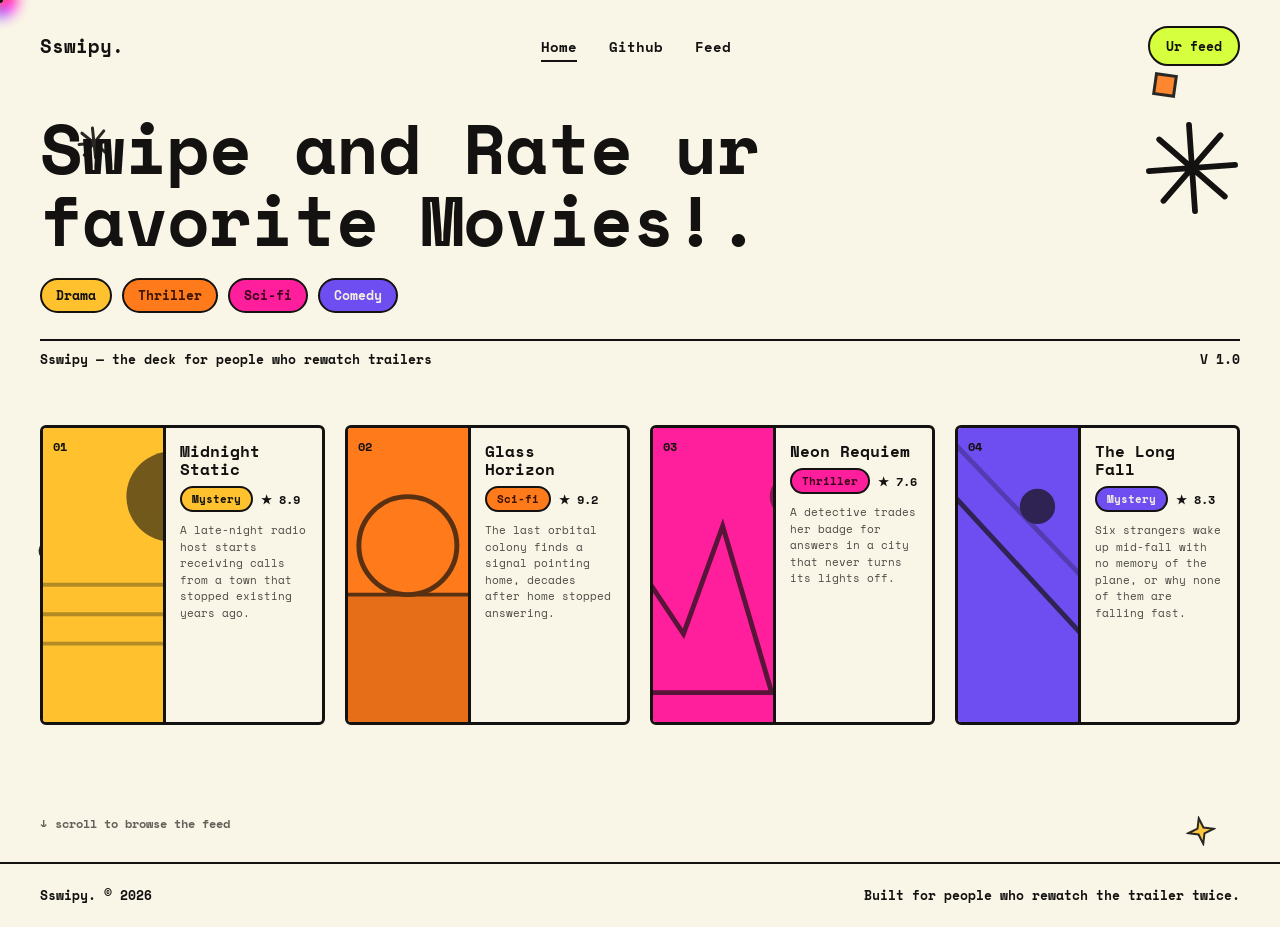
<file: index.html>
<!DOCTYPE html>
<html lang="en">
<head>
<meta charset="UTF-8">
<meta name="viewport" content="width=device-width, initial-scale=1.0">
<title>Sswipy — swipe and rate ur favorite movies</title>
<link rel="preconnect" href="https://fonts.googleapis.com">
<link rel="preconnect" href="https://fonts.gstatic.com" crossorigin>
<link href="https://fonts.googleapis.com/css2?family=Space+Mono:wght@400;700&display=swap" rel="stylesheet">
<link rel="stylesheet" href="styles.css">
</head>
<body>

<div id="siri-cursor"><div class="glow"></div><div class="core"></div></div>

<svg class="drift d1" width="34" height="34" viewBox="0 0 34 34"><path d="M17 2 L17 32 M2 17 L32 17 M6 6 L28 28 M28 6 L6 28" stroke="#131210" stroke-width="3" stroke-linecap="round"/></svg>
<svg class="drift d2" width="22" height="22" viewBox="0 0 22 22"><circle cx="11" cy="11" r="9" fill="none" stroke="#131210" stroke-width="3"/></svg>
<svg class="drift d3" width="26" height="26" viewBox="0 0 26 26"><rect x="3" y="3" width="20" height="20" fill="#FF7A1A" stroke="#131210" stroke-width="3"/></svg>
<svg class="drift d4" width="30" height="30" viewBox="0 0 30 30"><path d="M15 2 L18 12 L28 15 L18 18 L15 28 L12 18 L2 15 L12 12 Z" fill="#FFC22E" stroke="#131210" stroke-width="2"/></svg>

<nav>
  <div class="logo">Sswipy.</div>
  <div class="nav-links">
    <a href="index.html" class="active">Home</a>
    <a href="https://github.com/mohithkumar-kry" target="_blank" rel="noopener noreferrer">Github</a>
    <a href="feed.html">Feed</a>
  </div>
  <div style="display:flex; align-items:center; gap:14px;">
    <a href="feed.html" class="nav-cta">Ur feed</a>
    <button class="menu-btn" id="menuBtn" aria-label="Open menu"><span></span><span></span><span></span></button>
  </div>
</nav>
<div class="mobile-menu" id="mobileMenu">
  <a href="index.html">Home</a>
  <a href="https://github.com/mohithkumar-kry" target="_blank" rel="noopener noreferrer">Github</a>
  <a href="feed.html">Feed</a>
</div>

<section class="hero">
  <div class="headline-row">
    <h1>Swipe and Rate ur favorite Movies!.</h1>
    <div class="mark-wrap">
      <svg viewBox="0 0 100 100" width="100%" height="100%">
        <path d="M50 5 L50 95 M5 50 L95 50 M18 18 L82 82 M82 18 L18 82" stroke="#131210" stroke-width="6" stroke-linecap="round"/>
      </svg>
    </div>
  </div>

  <div class="taglist">
    <span>Drama</span><span>Thriller</span><span>Sci-fi</span><span>Comedy</span>
  </div>
  <div class="rule-row">
    <span>Sswipy — the deck for people who rewatch trailers</span>
    <span>V 1.0</span>
  </div>

  <div class="deck-stage" id="deckStage">
    <div class="deck" id="gridView"></div>

    <div class="pile-view" id="pileView" hidden>
      <div class="pile-stage" id="pileStage">
        <div class="pile-card-wrap p1" data-id="1"><div class="pile-card"></div></div>
        <div class="pile-card-wrap p2" data-id="2"><div class="pile-card"></div></div>
        <div class="pile-card-wrap p4" data-id="4"><div class="pile-card"></div></div>
      </div>
      <div class="pile-caption">Press any movie poster<br>to start!</div>
    </div>
  </div>
</section>

<div class="scroll-cue">
  <span class="arrow">↓</span><span>scroll to browse the feed</span>
</div>

<footer>
  <span>Sswipy. © 2026</span>
  <span>Built for people who rewatch the trailer twice.</span>
</footer>

<!-- ---------- session overlay ---------- -->
<div class="session-overlay" id="sessionOverlay">
  <div class="session-backdrop" id="sessionBackdrop"></div>
  <div class="session-stage">
    <button class="session-close" id="sessionClose">×</button>

    <div class="rating-card-stack" id="ratingCardStack">
      <div class="stack-behind stack-s2"></div>
      <div class="stack-behind stack-s1"></div>
      <div class="rating-card" id="ratingCard">
        <div class="tint-layer" id="tintLayer"></div>
        <div class="stamp like">LIKED</div>
        <div class="stamp nope">NOPE</div>
        <div class="poster-big" id="posterBig">
          <div class="art-big" id="artBig"></div>
          <div class="title-overlay" id="titleOverlay"></div>
        </div>
        <div class="meta-row">
          <div class="about"><span class="label">About:</span><span class="about-text" id="aboutText"></span></div>
          <div class="rating-big"><span class="label">Rating</span><span class="rating-value" id="ratingText"></span></div>
        </div>
        <div class="genre-row" id="genreRow"></div>
      </div>
    </div>

    <div class="session-progress" id="sessionProgress"></div>

    <div class="session-done" id="sessionDone" hidden>
      <div class="done-emoji">🎬</div>
      <div class="done-text">You're all caught up!</div>
      <button class="btn-reset" id="goFeedBtn">Go to full feed (50 movies) →</button>
    </div>
  </div>
</div>

<script src="movies.js"></script>
<script src="cursor.js"></script>
<script>
 
  document.getElementById('menuBtn').addEventListener('click', function(){
    document.getElementById('mobileMenu').classList.toggle('open');
  });

  var gridView = document.getElementById('gridView');
  var gridMovies = window.MOVIES.slice(0, 4).map(window.sswipyPickCard);

  gridMovies.forEach(function(m, i){
    var card = document.createElement('div');
    card.className = 'card';
    card.setAttribute('data-id', m.id);
    card.innerHTML =
      '<div class="hover-cta"><span class="cta-line">Click to start</span><span class="cta-line">rating movies <span class="arrow">→</span></span></div>' +
      '<div class="poster" style="background:' + m.bg + '">' +
        '<div class="art">' + m.art + '</div>' +
        '<span class="num">' + String(i + 1).padStart(2, '0') + '</span>' +
      '</div>' +
      '<div class="info">' +
        '<div class="title">' + m.title + '</div>' +
        '<div class="row"><span class="genre-pill" style="background:' + m.bg + '; color:' + m.text + '">' + m.genre + '</span><span class="rating">★ ' + m.rating + '</span></div>' +
        '<div class="desc">' + m.description + '</div>' +
      '</div>';
    gridView.appendChild(card);
  });

  var pileView = document.getElementById('pileView');
  var pileStage = document.getElementById('pileStage');

  document.querySelectorAll('#gridView .card').forEach(function(card){
    card.addEventListener('click', function(){
      gridView.classList.add('fade-out');
      setTimeout(function(){
        gridView.hidden = true;
        pileView.hidden = false;
        requestAnimationFrame(function(){
          requestAnimationFrame(function(){ pileStage.classList.add('show'); });
        });
      }, 350);
    });
  });

  document.querySelectorAll('.pile-card-wrap').forEach(function(wrap){
    var id = parseInt(wrap.getAttribute('data-id'), 10);
    var idx = gridMovies.findIndex(function(m){ return m.id === id; });
    wrap.querySelector('.pile-card').style.background = gridMovies[idx].bg;
  });

  var sessionOverlay = document.getElementById('sessionOverlay');
  var sessionClose = document.getElementById('sessionClose');
  var sessionBackdrop = document.getElementById('sessionBackdrop');
  var sessionProgress = document.getElementById('sessionProgress');
  var sessionDone = document.getElementById('sessionDone');
  var ratingCardStack = document.getElementById('ratingCardStack');
  var ratingCard = document.getElementById('ratingCard');
  var tintLayer = document.getElementById('tintLayer');
  var artBig = document.getElementById('artBig');
  var posterBig = document.getElementById('posterBig');
  var titleOverlay = document.getElementById('titleOverlay');
  var aboutText = document.getElementById('aboutText');
  var ratingText = document.getElementById('ratingText');
  var genreRow = document.getElementById('genreRow');
  var likeStamp = ratingCard.querySelector('.stamp.like');
  var nopeStamp = ratingCard.querySelector('.stamp.nope');

  var queue = [];
  var totalCount = gridMovies.length;

  document.querySelectorAll('.pile-card-wrap').forEach(function(wrap){
    wrap.addEventListener('click', function(){
      openSession(parseInt(wrap.getAttribute('data-id'), 10));
    });
  });

  function openSession(startId){
    queue = [startId];
    gridMovies.forEach(function(m){ if(m.id !== startId) queue.push(m.id); });
    sessionDone.hidden = true;
    ratingCardStack.style.display = 'block';
    sessionProgress.style.display = 'block';
    sessionOverlay.classList.add('active');
    renderCurrent();
  }
  function closeSession(){ sessionOverlay.classList.remove('active'); }

  sessionClose.addEventListener('click', closeSession);
  sessionBackdrop.addEventListener('click', closeSession);
  document.getElementById('goFeedBtn').addEventListener('click', function(){
    window.location.href = 'feed.html';
  });

  function renderCurrent(){
    var m = gridMovies.find(function(mv){ return mv.id === queue[0]; });
    posterBig.style.background = m.bg;
    titleOverlay.style.color = m.text;
    titleOverlay.innerHTML = m.title.split(' ').join('<br>');
    artBig.innerHTML = m.art;
    aboutText.textContent = ' ' + m.description;
    ratingText.textContent = '★ ' + m.rating;
    genreRow.innerHTML = '';
    var pill = document.createElement('span');
    pill.className = 'genre-pill';
    pill.style.background = m.bg;
    pill.style.color = m.text;
    pill.textContent = m.genre;
    genreRow.appendChild(pill);
    sessionProgress.textContent = (totalCount - queue.length + 1) + ' / ' + totalCount;

    ratingCard.style.transition = 'none';
    ratingCard.style.transform = 'translate(0,24px) scale(.92) rotate(0deg)';
    ratingCard.style.opacity = '0';
    tintLayer.style.opacity = '0';
    likeStamp.style.opacity = '0';
    nopeStamp.style.opacity = '0';
    requestAnimationFrame(function(){
      requestAnimationFrame(function(){
        ratingCard.style.transition = 'transform .35s cubic-bezier(.34,1.56,.64,1), opacity .35s ease';
        ratingCard.style.transform = 'translate(0,0) scale(1) rotate(0deg)';
        ratingCard.style.opacity = '1';
      });
    });
  }

  function nextCard(){
    queue.shift();
    if(queue.length > 0){
      renderCurrent();
    } else {
      ratingCardStack.style.display = 'none';
      sessionProgress.style.display = 'none';
      sessionDone.hidden = false;
    }
  }

  var dragging = false, startX = 0, dx = 0;
  var THRESHOLD = 110;

  ratingCard.addEventListener('pointerdown', function(e){
    dragging = true; startX = e.clientX; dx = 0;
    ratingCard.style.transition = 'none';
    try{ ratingCard.setPointerCapture(e.pointerId); }catch(err){}
  });
  window.addEventListener('pointermove', function(e){
    if(!dragging) return;
    dx = e.clientX - startX;
    var rot = dx / 16;
    ratingCard.style.transform = 'translate('+dx+'px,-4px) rotate('+rot+'deg)';
    var alpha = Math.min(Math.abs(dx)/160, 0.55);
    tintLayer.style.background = dx > 0 ? 'rgba(46,166,98,'+alpha+')' : 'rgba(226,60,60,'+alpha+')';
    tintLayer.style.opacity = alpha > 0.03 ? '1' : '0';
    likeStamp.style.opacity = dx > 0 ? Math.min(dx/90, 1) : 0;
    nopeStamp.style.opacity = dx < 0 ? Math.min(-dx/90, 1) : 0;
  });
  window.addEventListener('pointerup', function(){
    if(!dragging) return;
    dragging = false;
    ratingCard.style.transition = 'transform .45s ease, opacity .45s ease';
    if(Math.abs(dx) > THRESHOLD){
      var dir = dx > 0 ? 1 : -1;
      ratingCard.style.transform = 'translate('+(dir*900)+'px,-40px) rotate('+(dir*32)+'deg)';
      ratingCard.style.opacity = '0';
      setTimeout(nextCard, 380);
    } else {
      ratingCard.style.transform = 'translate(0,0) rotate(0deg)';
      tintLayer.style.opacity = '0';
      likeStamp.style.opacity = '0';
      nopeStamp.style.opacity = '0';
    }
    dx = 0;
  });

  window.sswipyAttachHoverCursor('a, button, .card, .pile-card-wrap, .rating-card');
</script>

</body>
</html>
</file>
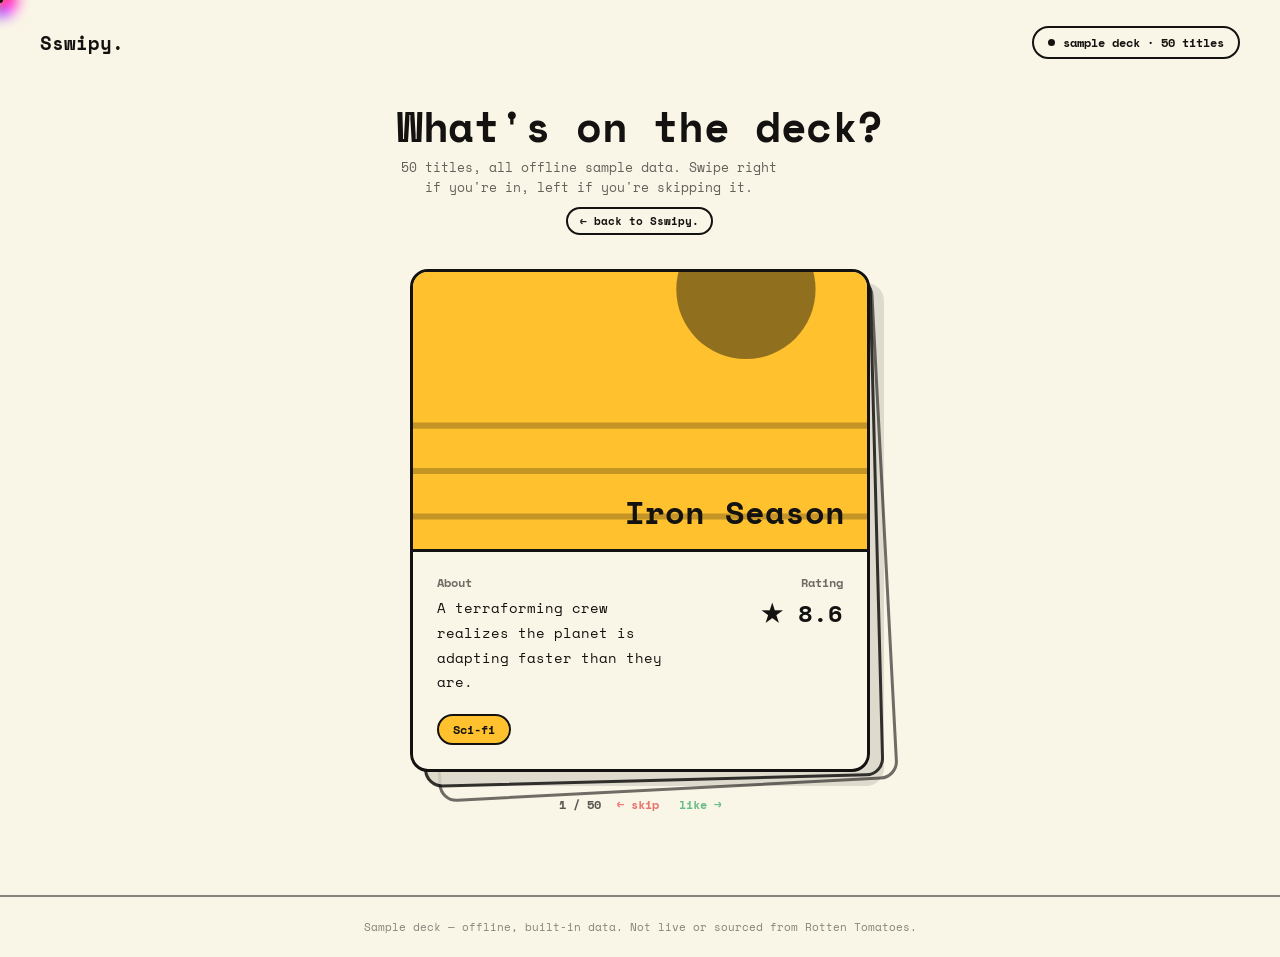
<file: feed.html>
<!DOCTYPE html>
<html lang="en">
<head>
<meta charset="UTF-8">
<meta name="viewport" content="width=device-width, initial-scale=1.0">
<title>Sswipy — feed</title>
<link rel="preconnect" href="https://fonts.googleapis.com">
<link rel="preconnect" href="https://fonts.gstatic.com" crossorigin>
<link href="https://fonts.googleapis.com/css2?family=Space+Mono:wght@400;700&display=swap" rel="stylesheet">
<link rel="stylesheet" href="styles.css">
</head>
<body>

<div id="siri-cursor"><div class="glow"></div><div class="core"></div></div>

<header class="feed-header">
  <a href="index.html" class="logo">Sswipy.</a>
  <div class="live-tag" style="background:transparent;"><span class="dot" style="background:var(--ink); animation:none;"></span> sample deck · 50 titles</div>
</header>

<main class="feed-main">
  <div class="stage-title">
    <h1>What's on the deck?</h1>
    <p>50 titles, all offline sample data. Swipe right if you're in, left if you're skipping it.</p>
    <a href="index.html" class="source-note">← back to Sswipy.</a>
  </div>

  <div class="card-zone" id="cardZone">
    <div class="loading-block" id="loadingBlock">
      <div class="loading-orb"></div>
      <div class="loading-text">loading the deck…</div>
    </div>
  </div>

  <div class="progress-row" id="progressRow" hidden>
    <span id="progressText"></span>
    <div class="swipe-hint">
      <span style="color:var(--red)">← skip</span>
      <span style="color:var(--green)">like →</span>
    </div>
  </div>
</main>

<footer class="feed-footer">Sample deck — offline, built-in data. Not live or sourced from Rotten Tomatoes.</footer>

<script src="movies.js"></script>
<script src="cursor.js"></script>
<script>
  var cardZone = document.getElementById('cardZone');
  var progressRow = document.getElementById('progressRow');
  var progressText = document.getElementById('progressText');
  var queue = [];
  var total = 0;
  var deck = [];

  function shuffle(arr){
    for(var i = arr.length - 1; i > 0; i--){
      var j = Math.floor(Math.random() * (i + 1));
      var tmp = arr[i]; arr[i] = arr[j]; arr[j] = tmp;
    }
    return arr;
  }

  function buildDeck(){
    deck = shuffle(window.MOVIES.slice()).map(window.sswipyPickCard);
  }

  function startDeck(){
    queue = deck.slice();
    total = queue.length;
    progressRow.hidden = false;
    buildCardDOM();
    renderCurrent();
  }

  var ratingCard, tintLayer, artBig, posterBig, titleOverlay, aboutText, ratingText, genreRow, likeStamp, nopeStamp;

  function buildCardDOM(){
    cardZone.innerHTML =
      '<div class="rating-card-stack big" id="ratingCardStack">' +
        '<div class="stack-behind stack-s2"></div>' +
        '<div class="stack-behind stack-s1"></div>' +
        '<div class="rating-card big" id="ratingCard">' +
          '<div class="tint-layer" id="tintLayer"></div>' +
          '<div class="stamp like big">LIKED</div>' +
          '<div class="stamp nope big">NOPE</div>' +
          '<div class="poster-big tall" id="posterBig">' +
            '<div class="art-big" id="artBig"></div>' +
            '<div class="title-overlay big" id="titleOverlay"></div>' +
          '</div>' +
          '<div class="meta-row big">' +
            '<div class="about"><span class="label">About</span><span class="about-text" id="aboutText"></span></div>' +
            '<div class="rating-big"><span class="label">Rating</span><span class="rating-value" id="ratingText"></span></div>' +
          '</div>' +
          '<div class="genre-row big" id="genreRow"></div>' +
        '</div>' +
      '</div>';

    ratingCard = document.getElementById('ratingCard');
    tintLayer = document.getElementById('tintLayer');
    artBig = document.getElementById('artBig');
    posterBig = document.getElementById('posterBig');
    titleOverlay = document.getElementById('titleOverlay');
    aboutText = document.getElementById('aboutText');
    ratingText = document.getElementById('ratingText');
    genreRow = document.getElementById('genreRow');
    likeStamp = ratingCard.querySelector('.stamp.like');
    nopeStamp = ratingCard.querySelector('.stamp.nope');

    attachDrag();
    window.sswipyAttachHoverCursor('a, button, .rating-card');
  }

  function renderCurrent(){
    var m = queue[0];
    posterBig.style.background = m.bg;
    titleOverlay.style.color = m.text;
    titleOverlay.textContent = m.title;
    artBig.innerHTML = m.art;
    aboutText.textContent = ' ' + m.description;
    ratingText.textContent = '★ ' + m.rating;
    genreRow.innerHTML = '';
    var pill = document.createElement('span');
    pill.className = 'genre-pill';
    pill.style.background = m.bg;
    pill.style.color = m.text;
    pill.textContent = m.genre;
    genreRow.appendChild(pill);

    progressText.textContent = (total - queue.length + 1) + ' / ' + total;

    ratingCard.style.transition = 'none';
    ratingCard.style.transform = 'translate(0,26px) scale(.9) rotate(0deg)';
    ratingCard.style.opacity = '0';
    tintLayer.style.opacity = '0';
    likeStamp.style.opacity = '0';
    nopeStamp.style.opacity = '0';
    requestAnimationFrame(function(){
      requestAnimationFrame(function(){
        ratingCard.style.transition = 'transform .35s cubic-bezier(.34,1.56,.64,1), opacity .35s ease';
        ratingCard.style.transform = 'translate(0,0) scale(1) rotate(0deg)';
        ratingCard.style.opacity = '1';
      });
    });
  }

  function nextCard(){
    queue.shift();
    if(queue.length > 0){
      renderCurrent();
    } else {
      progressRow.hidden = true;
      cardZone.innerHTML =
        '<div class="done-block">' +
          '<div class="done-emoji">🎬</div>' +
          '<div class="done-text">You\'re all caught up!</div>' +
          '<div class="done-sub">That\'s all 50. Reshuffle for a fresh run through the deck.</div>' +
          '<button class="btn-reset" id="reloadBtn">Reshuffle & start over</button>' +
        '</div>';
      document.getElementById('reloadBtn').addEventListener('click', function(){
        cardZone.innerHTML = '<div class="loading-block"><div class="loading-orb"></div><div class="loading-text">reshuffling the deck…</div></div>';
        setTimeout(function(){ buildDeck(); startDeck(); }, 400);
      });
      window.sswipyAttachHoverCursor('a, button, .rating-card');
    }
  }

  var dragging = false, startX = 0, dx = 0;
  var THRESHOLD = 120;

  function attachDrag(){
    ratingCard.addEventListener('pointerdown', function(e){
      dragging = true; startX = e.clientX; dx = 0;
      ratingCard.style.transition = 'none';
      try{ ratingCard.setPointerCapture(e.pointerId); }catch(err){}
    });
  }
  window.addEventListener('pointermove', function(e){
    if(!dragging || !ratingCard) return;
    dx = e.clientX - startX;
    var rot = dx / 16;
    ratingCard.style.transform = 'translate('+dx+'px,-4px) rotate('+rot+'deg)';
    var alpha = Math.min(Math.abs(dx)/180, 0.55);
    tintLayer.style.background = dx > 0 ? 'rgba(46,166,98,'+alpha+')' : 'rgba(226,60,60,'+alpha+')';
    tintLayer.style.opacity = alpha > 0.03 ? '1' : '0';
    likeStamp.style.opacity = dx > 0 ? Math.min(dx/100, 1) : 0;
    nopeStamp.style.opacity = dx < 0 ? Math.min(-dx/100, 1) : 0;
  });
  window.addEventListener('pointerup', function(){
    if(!dragging || !ratingCard) return;
    dragging = false;
    ratingCard.style.transition = 'transform .45s ease, opacity .45s ease';
    if(Math.abs(dx) > THRESHOLD){
      var dir = dx > 0 ? 1 : -1;
      ratingCard.style.transform = 'translate('+(dir*1000)+'px,-50px) rotate('+(dir*32)+'deg)';
      ratingCard.style.opacity = '0';
      setTimeout(nextCard, 380);
    } else {
      ratingCard.style.transform = 'translate(0,0) rotate(0deg)';
      tintLayer.style.opacity = '0';
      likeStamp.style.opacity = '0';
      nopeStamp.style.opacity = '0';
    }
    dx = 0;
  });

  buildDeck();
  startDeck();
</script>

</body>
</html>
</file>
<file: styles.css>
:root {
  --paper: #FAF6E7;
  --ink: #131210;
  --yellow: #FFC22E;
  --orange: #FF7A1A;
  --pink: #FF1F9C;
  --purple: #6E4EF0;
  --lime: #D6FF3D;
  --green: #2EA662;
  --red: #E23C3C;
}

* {
  box-sizing: border-box;
  margin: 0;
  padding: 0;
}

html,
body {
  background: var(--paper);
  color: var(--ink);
  font-family: 'Space Mono', monospace;
  overflow-x: hidden;
  cursor: none;
  min-height: 100vh;
}

a,
button {
  cursor: none;
  font-family: 'Space Mono', monospace;
}

@media (hover: none), (pointer: coarse) {
  html,
  body,
  a,
  button {
    cursor: auto;
  }

  #siri-cursor {
    display: none;
  }
}

a {
  color: inherit;
  text-decoration: none;
}

#siri-cursor {
  position: fixed;
  top: 0;
  left: 0;
  width: 0;
  height: 0;
  pointer-events: none;
  z-index: 9999;
}

#siri-cursor .glow {
  position: absolute;
  top: 0;
  left: 0;
  width: 34px;
  height: 34px;
  margin: -17px 0 0 -17px;
  border-radius: 50%;
  background: conic-gradient(from 0deg, #FF7A1A, #FF1F9C, #6E4EF0, #FFC22E, #FF7A1A);
  filter: blur(7px) saturate(1.5);
  animation: siriSpin 2.6s linear infinite, siriPulse 2.1s ease-in-out infinite;
  transition: width .25s ease, height .25s ease, margin .25s ease, filter .25s ease;
}

#siri-cursor .core {
  position: absolute;
  top: 0;
  left: 0;
  width: 6px;
  height: 6px;
  margin: -3px 0 0 -3px;
  border-radius: 50%;
  background: var(--ink);
}

body.cursor-hover #siri-cursor .glow {
  width: 52px;
  height: 52px;
  margin: -26px 0 0 -26px;
  filter: blur(9px) saturate(1.7);
}

@keyframes siriSpin {
  to {
    transform: rotate(360deg);
  }
}

@keyframes siriPulse {
  0%,
  100% {
    opacity: 0.85;
    transform: scale(1) rotate(0deg);
  }
  50% {
    opacity: 1;
    transform: scale(1.12) rotate(180deg);
  }
}

@media (prefers-reduced-motion: reduce) {
  #siri-cursor .glow {
    animation: none;
  }
}

.drift {
  position: absolute;
  pointer-events: none;
  z-index: 0;
  opacity: 0.9;
}

.drift.d1 {
  top: 14%;
  left: 6%;
  transform: rotate(-6deg);
}

.drift.d2 {
  top: 60%;
  left: 3%;
  transform: rotate(4deg);
}

.drift.d3 {
  top: 8%;
  right: 8%;
  transform: rotate(8deg);
}

.drift.d4 {
  bottom: 6%;
  right: 5%;
  transform: rotate(-10deg);
}

nav {
  display: flex;
  align-items: center;
  justify-content: space-between;
  padding: 26px 40px;
  position: relative;
  z-index: 5;
}

.logo {
  font-size: 19px;
  font-weight: 700;
}

.nav-links {
  display: flex;
  gap: 32px;
  font-size: 14px;
  font-weight: 700;
}

.nav-links a {
  position: relative;
}

.nav-links a.active::after {
  content: '';
  position: absolute;
  left: 0;
  right: 0;
  bottom: -5px;
  height: 2px;
  background: var(--ink);
}

.nav-cta {
  background: var(--lime);
  border: 2px solid var(--ink);
  font-weight: 700;
  font-size: 13px;
  padding: 8px 16px;
  border-radius: 100px;
}

.menu-btn {
  display: none;
  flex-direction: column;
  gap: 4px;
  background: none;
  border: none;
  padding: 6px;
}

.menu-btn span {
  width: 22px;
  height: 2px;
  background: var(--ink);
  display: block;
}

.mobile-menu {
  display: none;
  flex-direction: column;
  gap: 14px;
  padding: 0 40px 20px;
  font-size: 15px;
  font-weight: 700;
}

.mobile-menu.open {
  display: flex;
}

@media (max-width: 760px) {
  .nav-links {
    display: none;
  }
  .menu-btn {
    display: flex;
  }
  nav {
    padding: 22px 24px;
  }
}

header.feed-header {
  display: flex;
  align-items: center;
  justify-content: space-between;
  padding: 26px 40px;
}

.live-tag {
  display: flex;
  align-items: center;
  gap: 8px;
  font-size: 12px;
  font-weight: 700;
  border: 2px solid var(--ink);
  border-radius: 100px;
  padding: 6px 14px;
}

.live-tag .dot {
  width: 7px;
  height: 7px;
  border-radius: 50%;
  background: var(--red);
  animation: blink 1.4s ease-in-out infinite;
}

@keyframes blink {
  0%,
  100% {
    opacity: 1;
  }
  50% {
    opacity: .25;
  }
}

@media (max-width: 600px) {
  header.feed-header {
    padding: 20px 22px;
  }
}

.hero {
  padding: 20px 40px 10px;
  position: relative;
  z-index: 2;
}

@media (max-width: 760px) {
  .hero {
    padding: 10px 24px 0;
  }
}

.headline-row {
  display: flex;
  align-items: flex-start;
  justify-content: space-between;
  gap: 20px;
}

h1 {
  font-size: clamp(2.1rem, 6vw, 4.4rem);
  line-height: 1.02;
  font-weight: 700;
  letter-spacing: -0.01em;
  max-width: 820px;
}

.mark-wrap {
  width: 96px;
  height: 96px;
  flex-shrink: 0;
  margin-top: 8px;
  transform: rotate(-4deg);
}

@media (max-width: 760px) {
  .mark-wrap {
    width: 56px;
    height: 56px;
  }
}

.rule-row {
  display: flex;
  align-items: center;
  justify-content: space-between;
  border-top: 2px solid var(--ink);
  margin-top: 26px;
  padding-top: 8px;
  font-size: 13px;
  font-weight: 700;
}

.taglist {
  display: flex;
  flex-wrap: wrap;
  gap: 10px;
  margin-top: 22px;
}

.taglist span {
  border: 2px solid var(--ink);
  border-radius: 100px;
  padding: 6px 14px;
  font-size: 12.5px;
  font-weight: 700;
}

.taglist span:nth-child(1) {
  background: var(--yellow);
}

.taglist span:nth-child(2) {
  background: var(--orange);
  color: #3A1400;
}

.taglist span:nth-child(3) {
  background: var(--pink);
  color: #3A0018;
}

.taglist span:nth-child(4) {
  background: var(--purple);
  color: #F3EEE2;
}

.deck-stage {
  margin-top: 56px;
  min-height: 340px;
  position: relative;
}

.deck {
  display: grid;
  grid-template-columns: repeat(4, 1fr);
  gap: 20px;
  opacity: 1;
  transform: scale(1);
  transition: opacity .35s ease, transform .35s ease;
}

.deck.fade-out {
  opacity: 0;
  transform: scale(.94);
  pointer-events: none;
}

@media (max-width: 1080px) {
  .deck {
    grid-template-columns: repeat(2, 1fr);
  }
}

@media (max-width: 600px) {
  .deck {
    grid-template-columns: 1fr;
  }
}

.card {
  position: relative;
  display: flex;
  height: 300px;
  border: 3px solid var(--ink);
  border-radius: 6px;
  overflow: hidden;
  background: var(--paper);
  transition: transform .25s ease, box-shadow .25s ease;
}

.card:hover {
  transform: translateY(-8px);
  box-shadow: 8px 8px 0 var(--ink);
}

.poster {
  width: 44%;
  position: relative;
  display: flex;
  flex-direction: column;
  justify-content: space-between;
  padding: 10px;
  border-right: 3px solid var(--ink);
}

.poster .num {
  font-size: 12px;
  font-weight: 700;
  position: relative;
  z-index: 1;
}

.poster .art {
  position: absolute;
  inset: 0;
  z-index: 0;
  opacity: .7;
}

.info {
  width: 56%;
  padding: 14px;
  display: flex;
  flex-direction: column;
  gap: 8px;
  justify-content: flex-start;
}

.info .title {
  font-size: 16px;
  font-weight: 700;
  line-height: 1.15;
}

.info .row {
  display: flex;
  align-items: center;
  gap: 8px;
  flex-wrap: wrap;
}

.genre-pill {
  border: 2px solid var(--ink);
  border-radius: 100px;
  padding: 3px 10px;
  font-size: 10.5px;
  font-weight: 700;
}

.rating {
  font-size: 12px;
  font-weight: 700;
  display: flex;
  align-items: center;
  gap: 4px;
}

.desc {
  font-size: 11px;
  line-height: 1.5;
  opacity: 0.75;
  margin-top: 2px;
}

.hover-cta {
  position: absolute;
  inset: 0;
  z-index: 5;
  background: rgba(19, 18, 16, 0.86);
  color: var(--paper);
  display: flex;
  flex-direction: column;
  align-items: center;
  justify-content: center;
  gap: 4px;
  text-align: center;
  padding: 14px;
  opacity: 0;
  transform: scale(.92);
  transition: opacity .25s ease, transform .25s ease;
}

.card:hover .hover-cta {
  opacity: 1;
  transform: scale(1);
}

.hover-cta .cta-line {
  font-weight: 700;
  font-size: 13px;
  letter-spacing: .02em;
}

.card:hover .hover-cta .arrow {
  animation: arrowBounce 1s ease-in-out infinite;
  display: inline-block;
}

@keyframes arrowBounce {
  0%,
  100% {
    transform: translateX(0);
  }
  50% {
    transform: translateX(6px);
  }
}

.pile-view {
  position: relative;
}

.pile-stage {
  position: relative;
  height: 300px;
}

.pile-card-wrap {
  position: absolute;
  width: 150px;
  height: 210px;
  left: 50%;
  top: 50%;
  margin-left: -75px;
  margin-top: -105px;
  opacity: 0;
  transform: translate(0, -50px) scale(.55) rotate(0deg);
  transition: opacity .55s ease, transform .6s cubic-bezier(.16, 1, .3, 1);
}

.pile-stage.show .p1 {
  opacity: 1;
  transform: translate(-95px, 12px) rotate(-16deg);
  transition-delay: .05s;
  z-index: 1;
}

.pile-stage.show .p2 {
  opacity: 1;
  transform: translate(-25px, -22px) rotate(9deg);
  transition-delay: .15s;
  z-index: 2;
}

.pile-stage.show .p3 {
  opacity: 1;
  transform: translate(35px, 18px) rotate(-8deg);
  transition-delay: .25s;
  z-index: 3;
}

.pile-stage.show .p4 {
  opacity: 1;
  transform: translate(95px, -14px) rotate(17deg);
  transition-delay: .35s;
  z-index: 2;
}

.pile-card {
  width: 100%;
  height: 100%;
  border: 3px solid var(--ink);
  border-radius: 12px;
  box-shadow: 6px 6px 0 rgba(19, 18, 16, 0.18);
  transition: transform .2s ease, box-shadow .2s ease;
}

.pile-card-wrap:hover .pile-card {
  transform: translateY(-10px) scale(1.04);
  box-shadow: 10px 10px 0 rgba(19, 18, 16, .24);
}

.pile-caption {
  text-align: center;
  font-weight: 700;
  font-size: 15px;
  margin-top: 26px;
  opacity: 0;
  transform: translateY(8px);
  transition: opacity .5s ease .45s, transform .5s ease .45s;
}

.pile-stage.show ~ .pile-caption {
  opacity: 1;
  transform: translateY(0);
}

.session-overlay {
  position: fixed;
  inset: 0;
  z-index: 200;
  display: flex;
  align-items: center;
  justify-content: center;
  opacity: 0;
  pointer-events: none;
  transition: opacity .3s ease;
}

.session-overlay.active {
  opacity: 1;
  pointer-events: auto;
}

.session-backdrop {
  position: absolute;
  inset: 0;
  background: rgba(19, 18, 16, 0.55);
  backdrop-filter: blur(3px);
}

.session-stage {
  position: relative;
  z-index: 1;
  display: flex;
  flex-direction: column;
  align-items: center;
  gap: 16px;
}

.session-close {
  position: absolute;
  top: -46px;
  right: 0;
  width: 34px;
  height: 34px;
  border-radius: 50%;
  background: var(--paper);
  border: 2px solid var(--ink);
  font-weight: 700;
  font-size: 16px;
  display: flex;
  align-items: center;
  justify-content: center;
}

.rating-card-stack {
  position: relative;
  width: min(90vw, 360px);
}

.rating-card-stack.big {
  width: min(92vw, 460px);
}

.stack-behind {
  position: absolute;
  inset: 0;
  background: var(--paper);
  border: 3px solid var(--ink);
  border-radius: 14px;
}

.stack-s2 {
  transform: translate(12px, 16px) rotate(-3deg);
  z-index: 0;
  opacity: .6;
}

.stack-s1 {
  transform: translate(6px, 9px) rotate(-1.5deg);
  z-index: 1;
  opacity: .85;
}

.rating-card-stack.big .stack-behind {
  border-radius: 18px;
}

.rating-card-stack.big .stack-s2 {
  transform: translate(16px, 20px) rotate(-3deg);
}

.rating-card-stack.big .stack-s1 {
  transform: translate(8px, 11px) rotate(-1.5deg);
}

.rating-card {
  position: relative;
  z-index: 2;
  background: var(--paper);
  border: 3px solid var(--ink);
  border-radius: 14px;
  overflow: hidden;
  touch-action: none;
  user-select: none;
  box-shadow: 10px 10px 0 rgba(19, 18, 16, 0.12);
}

.rating-card.big {
  border-radius: 18px;
  box-shadow: 14px 14px 0 rgba(19, 18, 16, 0.12);
}

.tint-layer {
  position: absolute;
  inset: 0;
  z-index: 6;
  pointer-events: none;
  opacity: 0;
}

.stamp {
  position: absolute;
  top: 18px;
  z-index: 7;
  font-weight: 700;
  font-size: 15px;
  padding: 5px 12px;
  border-radius: 6px;
  border: 3px solid currentColor;
  opacity: 0;
}

.stamp.big {
  top: 22px;
  font-size: 20px;
  padding: 8px 16px;
  border-radius: 8px;
  border-width: 4px;
}

.stamp.like {
  right: 16px;
  color: var(--green);
  transform: rotate(10deg);
}

.stamp.nope {
  left: 16px;
  color: var(--red);
  transform: rotate(-10deg);
}

.stamp.like.big {
  right: 20px;
}

.stamp.nope.big {
  left: 20px;
}

.poster-big {
  position: relative;
  height: 190px;
  overflow: hidden;
  border-bottom: 3px solid var(--ink);
}

.poster-big.tall {
  height: 280px;
}

.art-big {
  position: absolute;
  inset: 0;
  opacity: .55;
}

.title-overlay {
  position: absolute;
  bottom: 14px;
  right: 16px;
  text-align: right;
  font-size: 26px;
  font-weight: 700;
  line-height: 1.05;
}

.title-overlay.big {
  bottom: 20px;
  right: 22px;
  font-size: 32px;
}

.meta-row {
  padding: 14px 16px 4px;
  display: flex;
  justify-content: space-between;
  align-items: flex-start;
  gap: 14px;
}

.meta-row.big {
  padding: 22px 24px 6px;
}

.meta-row .label {
  font-weight: 700;
  font-size: 12px;
  display: block;
  margin-bottom: 4px;
  opacity: .6;
}

.about {
  max-width: 62%;
}

.about .about-text {
  font-size: 11.5px;
  line-height: 1.5;
}

.meta-row.big .about-text {
  font-size: 13.5px;
  line-height: 1.6;
}

.rating-big {
  text-align: right;
  white-space: nowrap;
}

.rating-big .rating-value {
  font-size: 18px;
  font-weight: 700;
}

.meta-row.big .rating-value {
  font-size: 24px;
}

.genre-row {
  padding: 10px 16px 16px;
  display: flex;
  gap: 8px;
  flex-wrap: wrap;
}

.genre-row.big {
  padding: 14px 24px 24px;
  gap: 10px;
}

.genre-row.big .genre-pill {
  font-size: 12px;
  padding: 5px 14px;
}

main.feed-main {
  display: flex;
  flex-direction: column;
  align-items: center;
  justify-content: flex-start;
  padding: 20px 20px 80px;
  min-height: calc(100vh - 90px);
}

.stage-title {
  text-align: center;
  margin-bottom: 34px;
}

.stage-title h1 {
  font-size: clamp(1.7rem, 4vw, 2.6rem);
  font-weight: 700;
  letter-spacing: -0.01em;
}

.stage-title p {
  margin-top: 10px;
  font-size: 13px;
  opacity: .65;
  max-width: 48ch;
}

.source-note {
  display: inline-block;
  margin-top: 10px;
  font-size: 11px;
  font-weight: 700;
  padding: 4px 12px;
  border: 2px solid var(--ink);
  border-radius: 100px;
}

.card-zone {
  position: relative;
  width: min(92vw, 460px);
}

.loading-block {
  display: flex;
  flex-direction: column;
  align-items: center;
  gap: 18px;
  padding: 60px 0;
}

.loading-orb {
  width: 56px;
  height: 56px;
  border-radius: 50%;
  background: conic-gradient(from 0deg, #FF7A1A, #FF1F9C, #6E4EF0, #FFC22E, #FF7A1A);
  filter: blur(2px);
  animation: siriSpin 1.8s linear infinite;
}

.loading-text {
  font-size: 13px;
  font-weight: 700;
  opacity: .7;
}

.progress-row {
  display: flex;
  align-items: center;
  justify-content: center;
  gap: 16px;
  margin-top: 24px;
  font-size: 12px;
  font-weight: 700;
  opacity: .7;
}

.swipe-hint {
  display: flex;
  gap: 20px;
  font-size: 11.5px;
}

.swipe-hint span {
  display: flex;
  align-items: center;
  gap: 5px;
}

.done-block {
  display: flex;
  flex-direction: column;
  align-items: center;
  gap: 14px;
  text-align: center;
  padding: 50px 20px;
}

.done-emoji {
  font-size: 44px;
}

.done-text {
  font-weight: 700;
  font-size: 17px;
}

.done-sub {
  font-size: 12.5px;
  opacity: .65;
  max-width: 38ch;
}

.btn-reset {
  background: var(--lime);
  border: 2px solid var(--ink);
  font-weight: 700;
  font-size: 13px;
  padding: 12px 24px;
  border-radius: 100px;
  margin-top: 4px;
}

.session-progress {
  font-size: 12px;
  font-weight: 700;
  opacity: .7;
}

.session-done {
  display: flex;
  flex-direction: column;
  align-items: center;
  gap: 14px;
  text-align: center;
}

.scroll-cue {
  display: flex;
  align-items: center;
  gap: 8px;
  font-size: 12px;
  font-weight: 700;
  margin: 40px 40px 30px;
  opacity: 0.65;
}

.scroll-cue .arrow {
  animation: bounce 1.6s ease-in-out infinite;
}

@keyframes bounce {
  0%,
  100% {
    transform: translateY(0);
  }
  50% {
    transform: translateY(5px);
  }
}

footer {
  border-top: 2px solid var(--ink);
  padding: 22px 40px;
  display: flex;
  justify-content: space-between;
  font-size: 12.5px;
  font-weight: 700;
  flex-wrap: wrap;
  gap: 10px;
}

footer.feed-footer {
  text-align: center;
  justify-content: center;
  font-size: 11px;
  opacity: .5;
  font-weight: 400;
}
</file>
